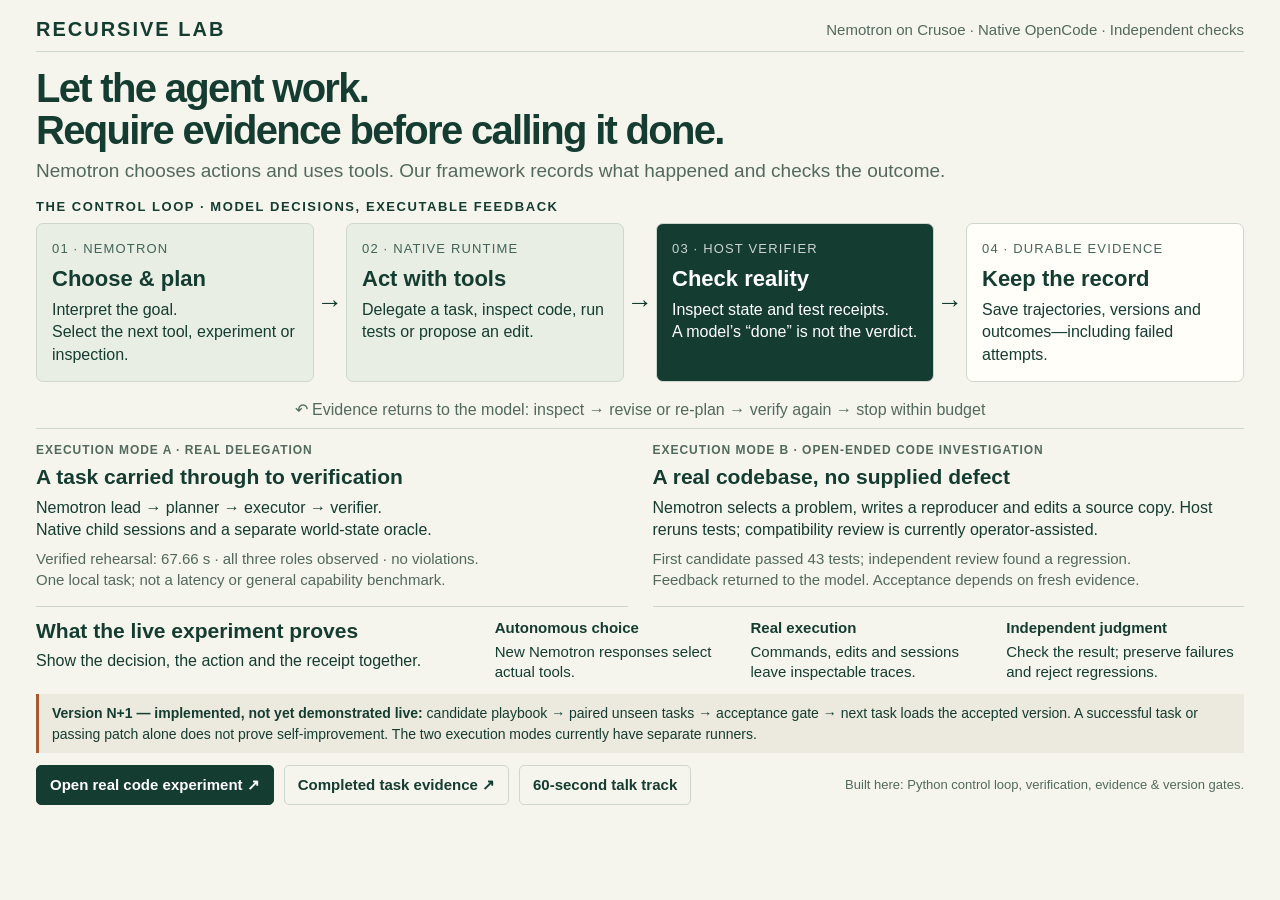
<file: agentic-redteam/demo-design/index.html>
<!doctype html>
<html lang="en"><head><meta charset="utf-8"><meta name="viewport" content="width=device-width,initial-scale=1"><title>Recursive Lab — How it works</title>
<style>
:root{--ink:#153c31;--muted:#52695d;--paper:#f5f4ed;--line:#cdd7cd;--orange:#a8592e}*{box-sizing:border-box}body{margin:0;background:var(--paper);color:var(--ink);font-family:Arial,Helvetica,sans-serif}main{max-width:1540px;margin:auto;padding:30px 44px 24px}header{display:flex;justify-content:space-between;align-items:center;border-bottom:1px solid var(--line);padding-bottom:15px}.brand{font-size:20px;font-weight:bold;letter-spacing:.1em}.tags{font-size:15px;color:var(--muted)}h1{font-size:clamp(32px,3.4vw,51px);line-height:1.06;margin:23px 0 10px;font-weight:600;letter-spacing:-1.7px}.lede{font-size:21px;margin:0;color:var(--muted);max-width:1100px}.section-label{font-size:13px;letter-spacing:.12em;font-weight:bold;margin:24px 0 12px}.flow{display:grid;grid-template-columns:1fr 32px 1fr 32px 1fr 32px 1fr;align-items:stretch}.node{padding:19px;background:#fffef9;border:1px solid var(--line);border-radius:7px;min-height:146px}.node.model{background:#e8eee4}.node.gate{background:var(--ink);color:#fff}.number{font-size:13px;letter-spacing:.09em;opacity:.78}h2{font-size:24px;margin:12px 0 9px}.node p{font-size:17px;line-height:1.4;margin:0}.arrow{display:flex;align-items:center;justify-content:center;font-size:26px}.return{margin:9px 0 0;padding:9px;text-align:center;border-bottom:1px solid var(--line);font-size:16px;color:var(--muted)}.split{display:grid;grid-template-columns:1fr 1fr;gap:30px;margin-top:20px}.mode{padding:0 0 14px;border-bottom:1px solid var(--line)}.eyebrow{font-size:12px;letter-spacing:.08em;font-weight:bold;color:var(--muted)}h3{font-size:23px;margin:8px 0}.mode p{font-size:17px;line-height:1.4;margin:6px 0}.evidence{font-size:15px!important;color:var(--muted)}.proof{display:grid;grid-template-columns:1.1fr 1.9fr;gap:25px;padding:17px 0}.proof h3{margin:0 0 7px}.proof p{font-size:16px;line-height:1.4;margin:0}.claims{display:flex;gap:18px;align-items:flex-start}.claim{flex:1}.claim strong{display:block;font-size:15px;margin-bottom:6px}.claim span{font-size:15px;line-height:1.35;display:block}.status{font-size:14px;background:#ece9de;border-left:3px solid var(--orange);padding:11px 15px;line-height:1.45}footer{display:flex;align-items:center;justify-content:space-between;margin-top:18px;gap:12px}a,button{font:600 15px Arial;text-decoration:none;padding:12px 16px;border:1px solid var(--line);border-radius:5px;color:var(--ink);background:transparent;cursor:pointer}a.primary{color:white;background:var(--ink);border-color:var(--ink)}.links{display:flex;gap:10px}.foot{font-size:13px;color:var(--muted)}dialog{max-width:850px;border:1px solid var(--line);border-radius:10px;padding:30px;color:var(--ink);font-size:21px;line-height:1.5;background:var(--paper)}dialog::backdrop{background:#0006}code{font-size:13px}.note{font-size:13px;color:var(--muted)}@media(max-width:900px){main{padding:24px}.flow{grid-template-columns:1fr 24px 1fr}.flow .node:nth-of-type(5){grid-column:1}.flow>.arrow:nth-of-type(4){display:none}.split,.proof{grid-template-columns:1fr}.tags{max-width:220px;text-align:right}.claims{flex-wrap:wrap}footer{flex-wrap:wrap}}@media print{main{padding:12px}footer{display:none}body{print-color-adjust:exact}h1{font-size:36px}.node{min-height:130px}dialog{display:none}}
@media(min-width:1000px) and (max-height:950px){main{padding:18px 36px}header{padding-bottom:10px}h1{font-size:40px;margin:15px 0 8px}.lede{font-size:19px}.section-label{margin:17px 0 9px}.node{padding:15px;min-height:132px}h2{font-size:22px;margin:9px 0 7px}.node p{font-size:16px}.split{margin-top:14px;gap:25px}.mode{padding-bottom:10px}.mode h3{font-size:21px}.mode p{font-size:16px}.proof{padding:12px 0}.proof h3{font-size:21px}.status{padding:9px 13px}footer{margin-top:12px}a,button{padding:10px 13px}}
</style></head><body><main>
<header><div class="brand">RECURSIVE LAB</div><div class="tags">Nemotron on Crusoe · Native OpenCode · Independent checks</div></header>
<h1>Let the agent work.<br>Require evidence before calling it done.</h1>
<p class="lede">Nemotron chooses actions and uses tools. Our framework records what happened and checks the outcome.</p>
<div class="section-label">THE CONTROL LOOP · MODEL DECISIONS, EXECUTABLE FEEDBACK</div>
<div class="flow">
<div class="node model"><span class="number">01 · NEMOTRON</span><h2>Choose &amp; plan</h2><p>Interpret the goal.<br>Select the next tool, experiment or inspection.</p></div><div class="arrow">→</div>
<div class="node model"><span class="number">02 · NATIVE RUNTIME</span><h2>Act with tools</h2><p>Delegate a task, inspect code, run tests or propose an edit.</p></div><div class="arrow">→</div>
<div class="node gate"><span class="number">03 · HOST VERIFIER</span><h2>Check reality</h2><p>Inspect state and test receipts.<br>A model’s “done” is not the verdict.</p></div><div class="arrow">→</div>
<div class="node"><span class="number">04 · DURABLE EVIDENCE</span><h2>Keep the record</h2><p>Save trajectories, versions and outcomes—including failed attempts.</p></div>
</div>
<div class="return">↶ Evidence returns to the model: inspect → revise or re-plan → verify again → stop within budget</div>
<div class="split">
<section class="mode"><div class="eyebrow">EXECUTION MODE A · REAL DELEGATION</div><h3>A task carried through to verification</h3><p>Nemotron lead → planner → executor → verifier.<br>Native child sessions and a separate world-state oracle.</p><p class="evidence">Verified rehearsal: 67.66 s · all three roles observed · no violations.<br>One local task; not a latency or general capability benchmark.</p></section>
<section class="mode"><div class="eyebrow">EXECUTION MODE B · OPEN-ENDED CODE INVESTIGATION</div><h3>A real codebase, no supplied defect</h3><p>Nemotron selects a problem, writes a reproducer and edits a source copy. Host reruns tests; compatibility review is currently operator-assisted.</p><p class="evidence">First candidate passed 43 tests; independent review found a regression.<br>Feedback returned to the model. Acceptance depends on fresh evidence.</p></section>
</div>
<section class="proof"><div><h3>What the live experiment proves</h3><p>Show the decision, the action and the receipt together.</p></div><div class="claims">
<div class="claim"><strong>Autonomous choice</strong><span>New Nemotron responses select actual tools.</span></div>
<div class="claim"><strong>Real execution</strong><span>Commands, edits and sessions leave inspectable traces.</span></div>
<div class="claim"><strong>Independent judgment</strong><span>Check the result; preserve failures and reject regressions.</span></div>
</div></section>
<div class="status"><strong>Version N+1 — implemented, not yet demonstrated live:</strong> candidate playbook → paired unseen tasks → acceptance gate → next task loads the accepted version. A successful task or passing patch alone does not prove self-improvement. The two execution modes currently have separate runners.</div>
<footer><div class="links"><a class="primary" href="http://127.0.0.1:8768/" target="_blank">Open real code experiment ↗</a><a href="http://127.0.0.1:8766/" target="_blank">Completed task evidence ↗</a><button id="notes">60-second talk track</button></div><div class="foot">Built here: Python control loop, verification, evidence &amp; version gates.</div></footer>
</main>
<dialog id="script"><h3>Design → prediction → experiment</h3><p>“We built Recursive Lab around a simple rule: an agent saying ‘done’ is not enough.</p><p>Nemotron runs on Crusoe and chooses what to do next. OpenCode gives it real tools and, in our task mode, native subagent delegation.</p><p>Our Python layer records the actions and checks actual outcomes. Failed attempts stay in the record, and feedback goes back to the model.</p><p>For this experiment, we gave Nemotron the actual framework source—not a planted bug or a supplied patch. It chooses what to investigate, writes a reproducer and makes its own change.</p><p>Our prediction is testable: you should see new model decisions, real tool execution and a verdict backed by tests. A plausible patch alone will not pass the gate.</p><p>Now let’s look at the real experiment. This tests autonomous investigation and verification; we are not claiming a proven self-upgrade.”</p><button id="close">Back to design</button></dialog>
<script>document.getElementById('notes').onclick=()=>document.getElementById('script').showModal();document.getElementById('close').onclick=()=>document.getElementById('script').close();</script></body></html>
</file>
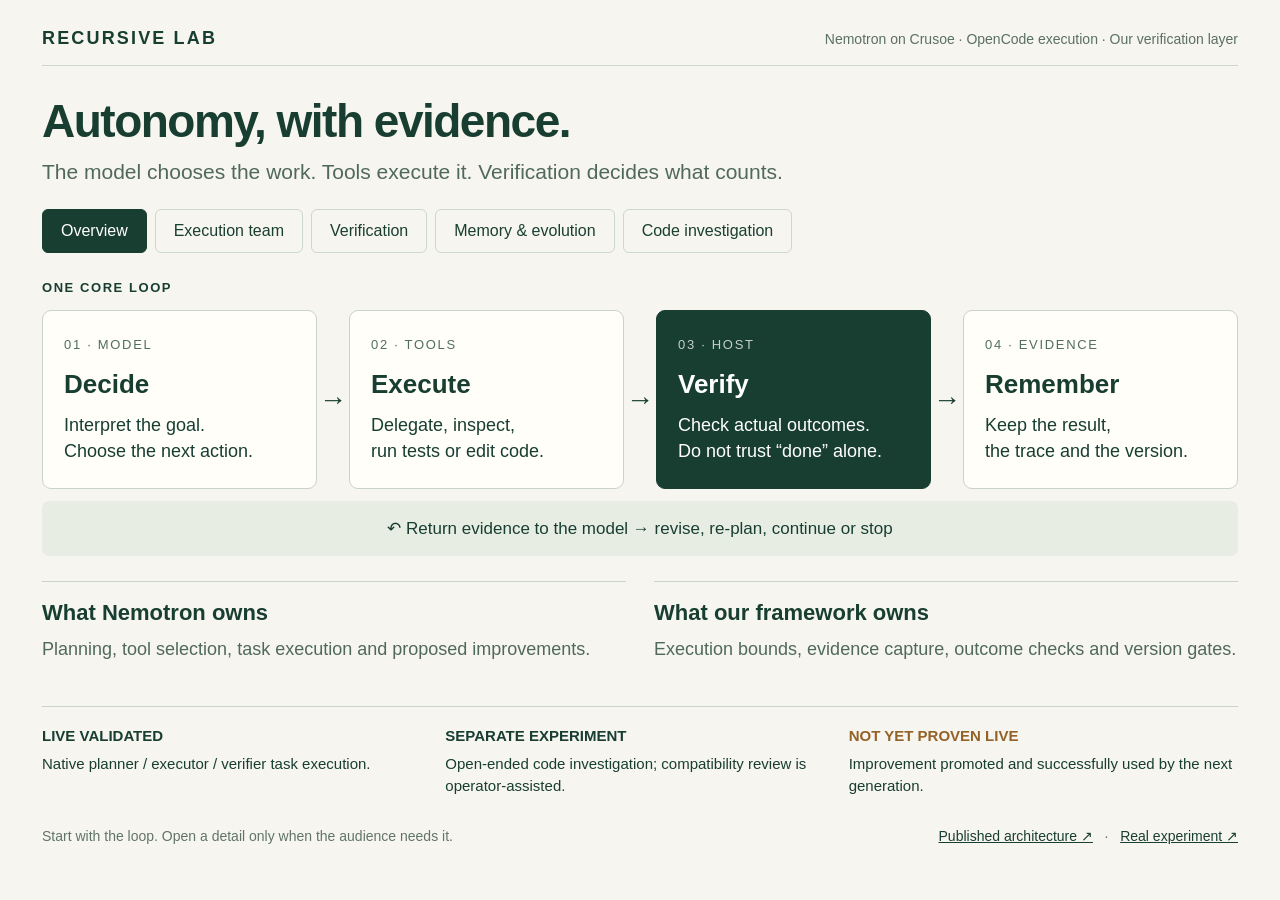
<file: docs/architecture.html>
<!doctype html><html lang="en"><head><meta charset="utf-8"><meta name="viewport" content="width=device-width,initial-scale=1"><title>Recursive Lab — Architecture</title><style>
*{box-sizing:border-box}body{margin:0;background:#f6f5ef;color:#183e32;font-family:Arial,Helvetica,sans-serif}main{max-width:1440px;margin:auto;padding:28px 42px}header{display:flex;align-items:center;justify-content:space-between;border-bottom:1px solid #ccd8cd;padding-bottom:16px}.brand{font-size:18px;font-weight:bold;letter-spacing:.12em}.meta{font-size:14px;color:#5a7062}h1{font-size:46px;letter-spacing:-1.5px;margin:28px 0 12px}p.lead{font-size:21px;color:#50695a;margin:0 0 25px}.tabs{display:flex;gap:8px;flex-wrap:wrap}button,a{font:16px Arial;color:#193f32}button{padding:12px 18px;border:1px solid #ccd8cd;background:transparent;border-radius:6px;cursor:pointer}button[aria-selected=true]{background:#183e32;color:white;border-color:#183e32}button:hover{border-color:#183e32}button:focus-visible,a:focus-visible{outline:3px solid #bd8d43;outline-offset:3px}.panel[hidden]{display:none}.label{font-size:13px;font-weight:bold;letter-spacing:.12em;margin:27px 0 15px}.flow{display:grid;grid-template-columns:1fr 32px 1fr 32px 1fr 32px 1fr;align-items:stretch}.box{border:1px solid #c8d4c8;border-radius:9px;padding:24px 21px;background:#fffef9}.box.dark{background:#183e32;color:white;border-color:#183e32}.num{font-size:13px;letter-spacing:.13em;opacity:.75}h2{font-size:26px;margin:16px 0 12px}.box p{font-size:18px;line-height:1.45;margin:0}.arrow{display:flex;align-items:center;justify-content:center;font-size:28px}.feedback{font-size:17px;text-align:center;padding:17px;margin:12px 0 25px;background:#e7ede3;border-radius:7px}.row{display:grid;grid-template-columns:1fr 1fr;gap:28px}.explain{border-top:1px solid #c8d4c8;padding:18px 0}.explain h3{font-size:22px;margin:0 0 10px}.explain p{font-size:18px;line-height:1.5;margin:0;color:#50695a}.status{display:flex;gap:14px;margin-top:25px;border-top:1px solid #c8d4c8;padding-top:18px}.status div{flex:1;font-size:15px;line-height:1.5}.status b{display:block;font-size:15px;margin-bottom:5px}.tag{color:#936226}footer{display:flex;justify-content:space-between;align-items:center;gap:15px;font-size:14px;color:#617567;margin-top:30px}footer a{font-size:14px}table{border-collapse:collapse;width:100%;font-size:17px;line-height:1.4}td,th{text-align:left;padding:16px 14px;border-bottom:1px solid #d1d9cf;vertical-align:top}th{font-size:14px;letter-spacing:.05em;color:#617567}.mini{display:grid;grid-template-columns:repeat(3,1fr);gap:20px}.mini .box p{font-size:17px}.mini h2{font-size:23px}.note{font-size:16px;line-height:1.5;color:#566f5f;margin-top:20px;padding:16px 0;border-top:1px solid #c8d4c8}.linear{display:flex;gap:10px;align-items:center;flex-wrap:wrap;padding:23px 0}.step{background:#fffef9;border:1px solid #c8d4c8;border-radius:6px;padding:16px;font-size:18px}.pill{display:inline-block;padding:5px 10px;background:#ece8da;border-radius:4px;font-size:13px;color:#76552a;margin-left:8px}@media(max-width:850px){main{padding:22px}h1{font-size:34px}.flow{grid-template-columns:1fr}.arrow{padding:7px;transform:rotate(90deg)}.row,.mini{grid-template-columns:1fr}.status{flex-direction:column}header,footer{flex-wrap:wrap}.meta{margin-top:8px}}@media(min-width:1000px) and (max-height:850px){main{padding:20px 35px}h1{font-size:38px;margin:20px 0 9px}.lead{font-size:19px!important;margin-bottom:18px!important}.box{padding:19px}.label{margin:20px 0 12px}h2{font-size:24px;margin:12px 0}.feedback{padding:12px;margin:10px 0 17px}.status{margin-top:16px;padding-top:13px}footer{margin-top:20px}}
</style></head><body><main>
<header><span class="brand">RECURSIVE LAB</span><span class="meta">Nemotron on Crusoe · OpenCode execution · Our verification layer</span></header>
<h1>Autonomy, with evidence.</h1><p class="lead">The model chooses the work. Tools execute it. Verification decides what counts.</p>
<nav class="tabs" role="tablist" aria-label="Architecture detail"><button role="tab" aria-selected="true" aria-controls="overview" id="tab-overview">Overview</button><button role="tab" aria-selected="false" aria-controls="execution" id="tab-execution">Execution team</button><button role="tab" aria-selected="false" aria-controls="verification" id="tab-verification">Verification</button><button role="tab" aria-selected="false" aria-controls="memory" id="tab-memory">Memory & evolution</button><button role="tab" aria-selected="false" aria-controls="repair" id="tab-repair">Code investigation</button></nav>
<section class="panel" id="overview" role="tabpanel" aria-labelledby="tab-overview">
<div class="label">ONE CORE LOOP</div><div class="flow">
<div class="box"><span class="num">01 · MODEL</span><h2>Decide</h2><p>Interpret the goal.<br>Choose the next action.</p></div><div class="arrow">→</div>
<div class="box"><span class="num">02 · TOOLS</span><h2>Execute</h2><p>Delegate, inspect,<br>run tests or edit code.</p></div><div class="arrow">→</div>
<div class="box dark"><span class="num">03 · HOST</span><h2>Verify</h2><p>Check actual outcomes.<br>Do not trust “done” alone.</p></div><div class="arrow">→</div>
<div class="box"><span class="num">04 · EVIDENCE</span><h2>Remember</h2><p>Keep the result,<br>the trace and the version.</p></div>
</div><div class="feedback">↶ Return evidence to the model → revise, re-plan, continue or stop</div>
<div class="row"><div class="explain"><h3>What Nemotron owns</h3><p>Planning, tool selection, task execution and proposed improvements.</p></div><div class="explain"><h3>What our framework owns</h3><p>Execution bounds, evidence capture, outcome checks and version gates.</p></div></div>
<div class="status"><div><b>LIVE VALIDATED</b>Native planner / executor / verifier task execution.</div><div><b>SEPARATE EXPERIMENT</b>Open-ended code investigation; compatibility review is operator-assisted.</div><div><b class="tag">NOT YET PROVEN LIVE</b>Improvement promoted and successfully used by the next generation.</div></div>
</section>
<section class="panel" id="execution" role="tabpanel" aria-labelledby="tab-execution" hidden>
<div class="label">NATIVE OPENCODE SESSIONS · ALL POWERED BY NEMOTRON</div>
<div class="linear"><div class="step">Controller selects a task</div><span>→</span><div class="step">Load accepted playbook</div><span>→</span><div class="step">Lead coordinates the team</div></div>
<div class="mini"><div class="box"><span class="num">READ ONLY</span><h2>Planner</h2><p>Reads authoritative rules and source data. Returns a plan with constraints and revision information.</p></div><div class="box"><span class="num">READ + WRITE</span><h2>Executor</h2><p>Rechecks current state and performs operations. Returns actual results to the lead.</p></div><div class="box"><span class="num">READ ONLY</span><h2>Verifier</h2><p>Independently reads rules, source data and the result. Reports specific problems or a pass.</p></div></div>
<div class="feedback">Every role reports to the lead. The lead can re-delegate when a check fails.</div>
<div class="note">Shared local environment: MCP tools + SQLite state and action history.<br>The lead’s completion claim goes to a separate Python oracle. A verified rehearsal completed in 67.66 seconds with all three native child sessions observed; this is one local task, not a latency guarantee.</div>
</section>
<section class="panel" id="verification" role="tabpanel" aria-labelledby="tab-verification" hidden>
<div class="label">TWO DIFFERENT LEVELS OF CHECKING</div>
<div class="row"><div class="box"><span class="num">MODEL-BASED</span><h2>Verifier agent</h2><p>Reasons about the result using fresh tool observations. Can identify disagreements and request another attempt. Can still be wrong.</p></div><div class="box dark"><span class="num">HOST-BASED</span><h2>Independent checks</h2><p>Evaluate task state, historical violations and execution completeness. For code: rerun reproducer and regression tests.</p></div></div>
<div class="linear"><div class="step">Actual state + receipts</div><span>→</span><div class="step">Independent checks</div><span>→</span><div class="step">Pass / Fail / Inconclusive</div></div>
<div class="note"><strong>A test pass is evidence, not universal correctness.</strong> A code candidate passed 43 tests but failed an additional default-parameter compatibility check. That candidate was rejected and its counterexample returned to the model. Defect validity and compatibility review currently include an operator.</div>
</section>
<section class="panel" id="memory" role="tabpanel" aria-labelledby="tab-memory" hidden>
<div class="label">REMEMBERING AN ATTEMPT DOES NOT ACCEPT ITS CHANGE</div>
<table><thead><tr><th>STORE</th><th>WHAT IT KEEPS</th><th>HOW IT IS USED</th></tr></thead><tbody><tr><td>Raw evidence</td><td>Model responses, tool events, sessions, test receipts and source identities.</td><td>Inspect and reproduce what actually happened.</td></tr><tr><td>Experiment memory</td><td>Successes, failures and their applicable conditions.</td><td>Inform the next decision; not automatically become execution rules.</td></tr><tr><td>Version store</td><td>Parent version, candidate playbook, evaluations and active pointer.</td><td>Only an accepted version is loaded into the next task.</td></tr></tbody></table>
<div class="label">VERSION N+1 PATH <span class="pill">Implemented · live improvement unproven</span></div>
<div class="linear"><div class="step">Inspect traces</div><span>→</span><div class="step">Propose playbook</div><span>→</span><div class="step">Paired fresh tasks</div><span>→</span><div class="step">Accept / reject</div><span>→</span><div class="step">Next task loads version</div></div>
<div class="note">Gate: complete runs, matching skill-read evidence, all candidate tasks pass without violations, and at least one baseline task fails. Equal settings and budgets; separate task worlds. Failures and incomplete comparisons preserve the old version. Loading and succeeding on the next task are checked separately.</div>
</section>
<section class="panel" id="repair" role="tabpanel" aria-labelledby="tab-repair" hidden>
<div class="label">OPEN-ENDED INVESTIGATION · CURRENTLY A SEPARATE CODING-AGENT RUNNER</div>
<div class="linear"><div class="step">Copy real source + preserve baseline</div><span>→</span><div class="step">Nemotron chooses a hypothesis</div><span>→</span><div class="step">Write reproducer + edit</div></div>
<div class="row"><div class="box"><span class="num">MODEL WORK</span><h2>No supplied defect</h2><p>Read code, investigate, run experiments and author a change. No planted bug or provided patch.</p></div><div class="box dark"><span class="num">ACCEPTANCE WORK</span><h2>Check the change</h2><p>Run the same new test on original and modified code. Rerun existing tests, then review compatibility and the defect claim.</p></div></div>
<div class="feedback">Regression or insufficient evidence → keep the attempt → return feedback → model corrects or withdraws</div>
<div class="note">Compatibility review is operator-assisted. A reviewable repair is not automatically deployed into the next agent. Connecting code repair to the version-promotion and next-task verification path remains unfinished.</div>
</section>
<footer><span>Start with the loop. Open a detail only when the audience needs it.</span><span><a href="https://github.com/yuhengcai1/nemotron-done-means-done/blob/main/docs/CORE-FLOW.md" target="_blank">Published architecture ↗</a> &nbsp; · &nbsp; <a href="http://127.0.0.1:8768/" target="_blank">Real experiment ↗</a></span></footer>
</main><script>const tabs=[...document.querySelectorAll('[role=tab]')];function select(tab){for(const t of tabs){const active=t===tab;t.setAttribute('aria-selected',active);document.getElementById(t.getAttribute('aria-controls')).hidden=!active;}window.scrollTo(0,0);}tabs.forEach((tab,index)=>{tab.onclick=()=>select(tab);tab.onkeydown=e=>{if(e.key==='ArrowRight'||e.key==='ArrowLeft'){e.preventDefault();const next=tabs[(index+(e.key==='ArrowRight'?1:-1)+tabs.length)%tabs.length];next.focus();select(next);}}});</script></body></html>
</file>
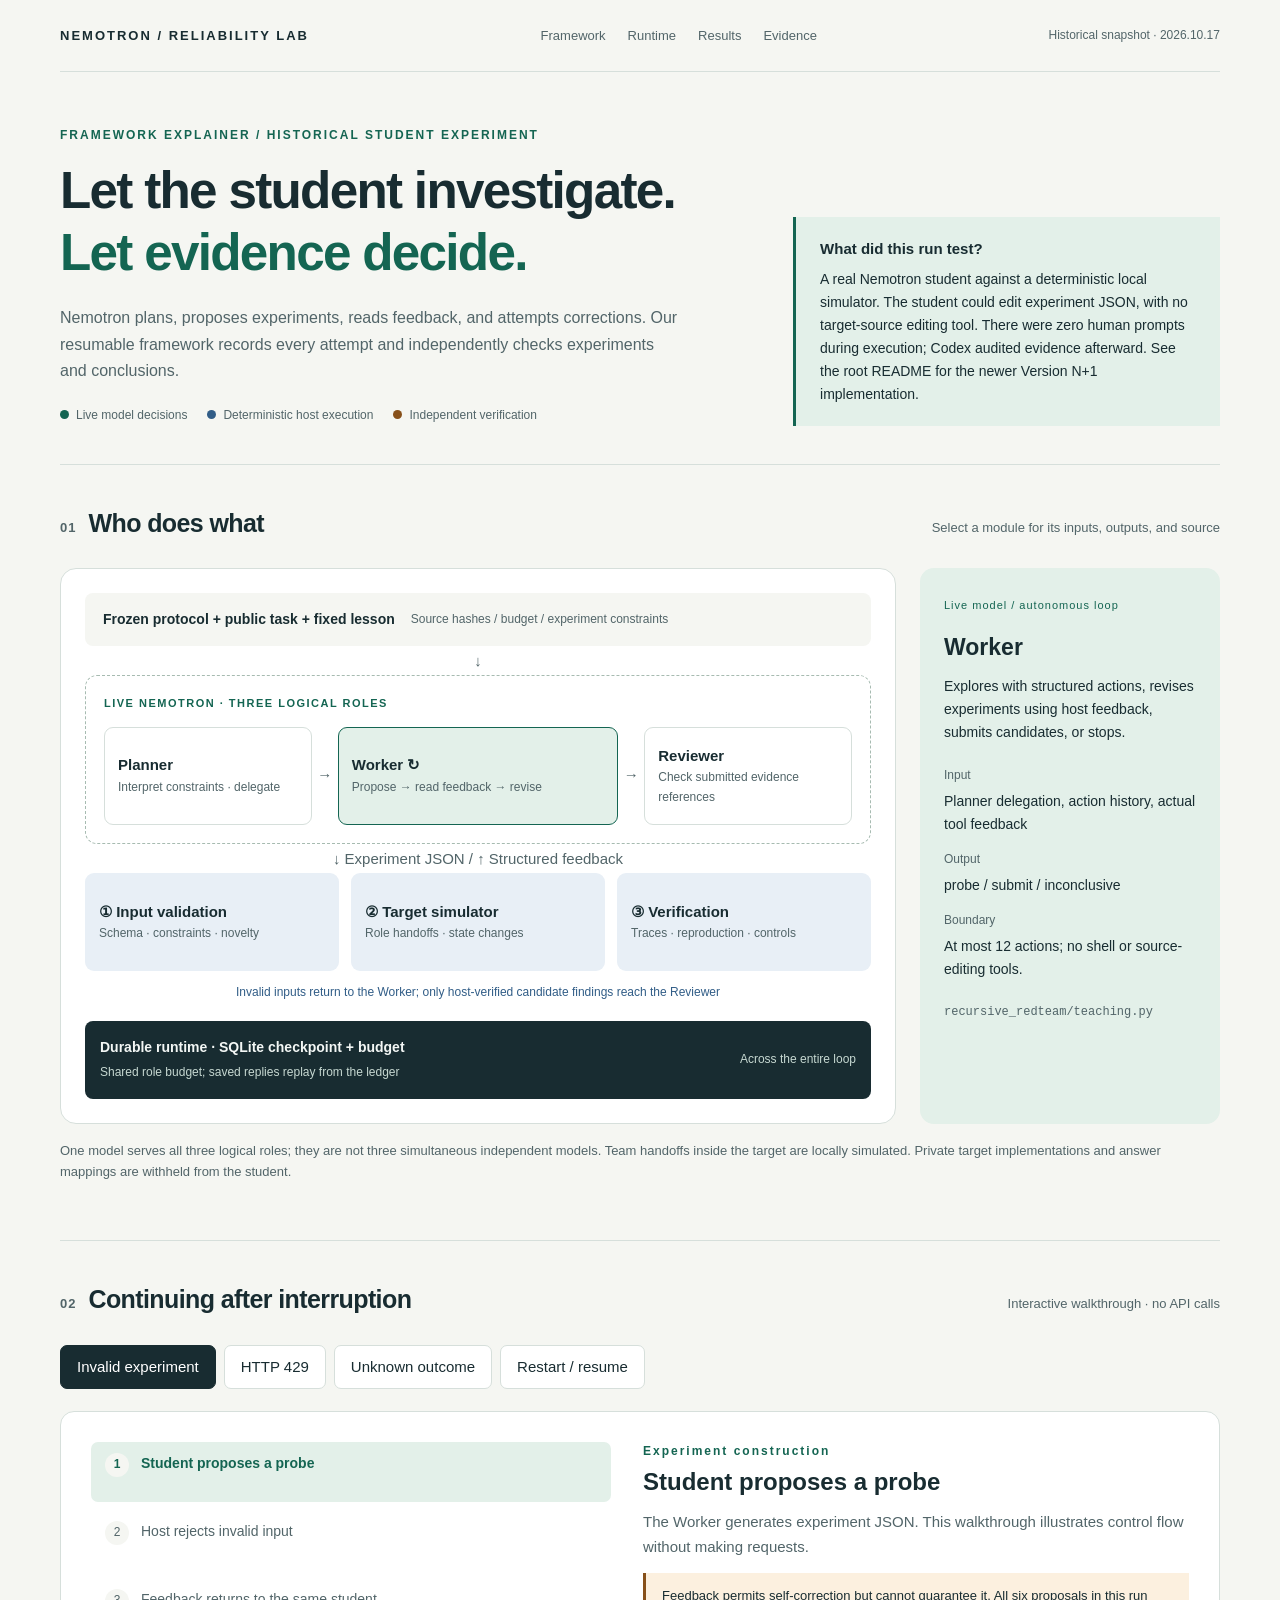
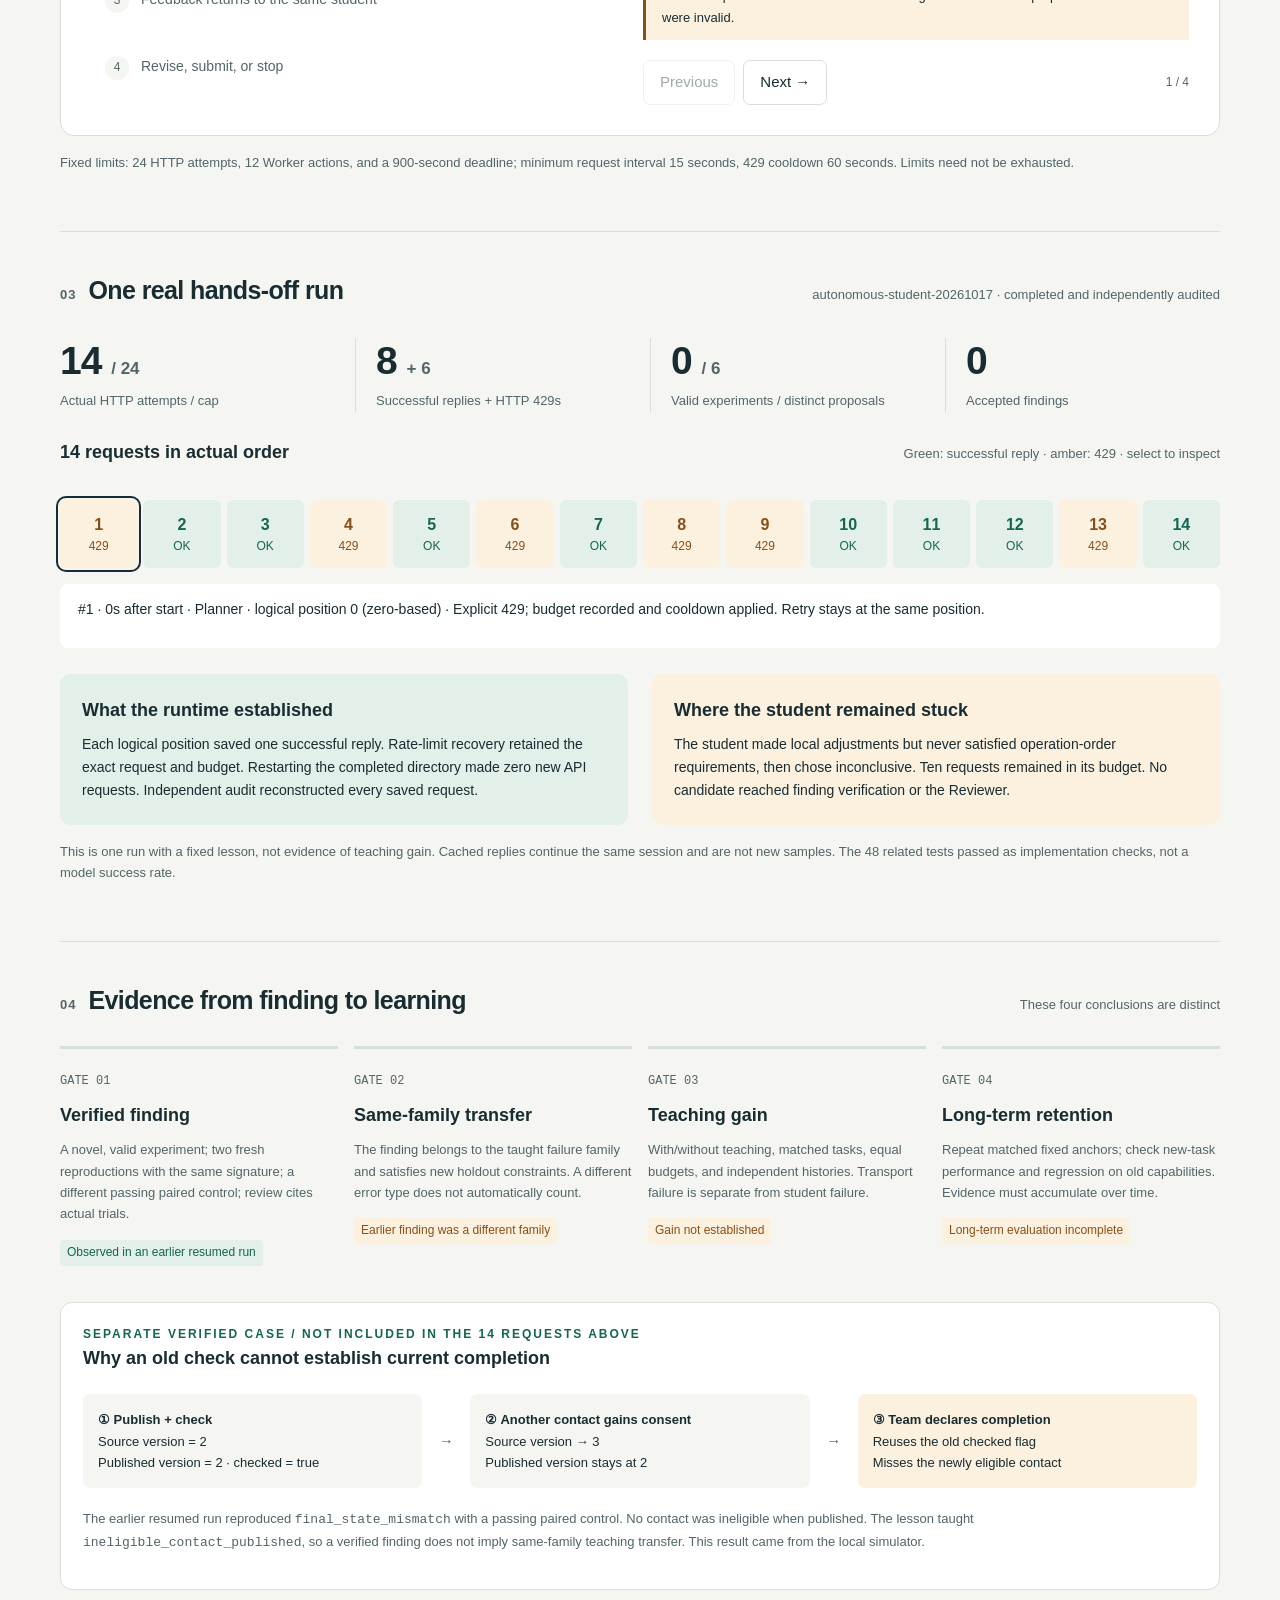
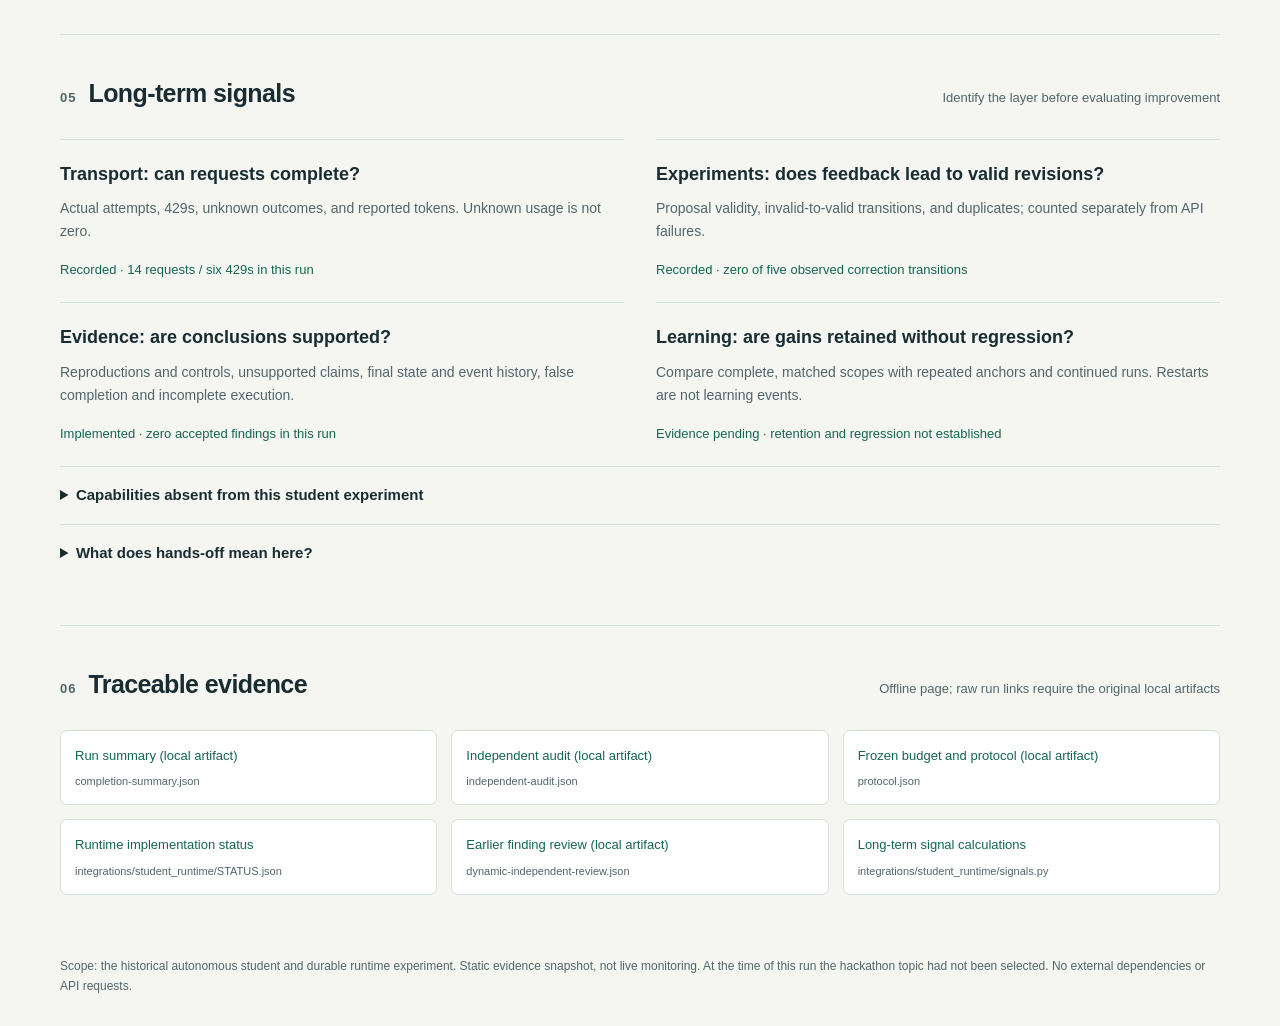
<file: recursive-redteam/outputs/student-framework.html>
<!doctype html>
<html lang="en">
<head>
<meta charset="utf-8"><meta name="viewport" content="width=device-width,initial-scale=1">
<title>Autonomous Student Framework · Nemotron Reliability Lab</title>
<style>
:root{color-scheme:light;--ink:#182c31;--muted:#526569;--paper:#f5f6f2;--white:#fff;--line:#d6dfdb;--green:#146552;--soft:#e3f0e9;--amber:#87501a;--ambersoft:#fcf0df;--blue:#315d87;--bluesoft:#e8eff6}
*{box-sizing:border-box}body{margin:0;background:var(--paper);color:var(--ink);font-family:Inter,-apple-system,BlinkMacSystemFont,"PingFang SC","Microsoft YaHei",sans-serif;font-size:15px;line-height:1.65}button,select{font:inherit}button{cursor:pointer}button:focus-visible,a:focus-visible,select:focus-visible{outline:3px solid #5185ac;outline-offset:4px}a{color:var(--green);text-underline-offset:4px}header,main,footer{max-width:1240px;margin:auto;padding:0 40px}.top{display:flex;justify-content:space-between;gap:16px;align-items:center;padding:25px 0;border-bottom:1px solid var(--line)}.brand{font-size:13px;letter-spacing:2px;font-weight:650}.stamp{font-size:12px;color:var(--muted)}nav{display:flex;gap:22px;flex-wrap:wrap}nav a{text-decoration:none;font-size:13px;color:var(--muted)}.hero{padding:54px 0 38px;display:grid;grid-template-columns:1.6fr 1fr;gap:50px;align-items:end}.eyebrow{font-size:12px;letter-spacing:2px;color:var(--green);font-weight:650}h1{font-size:clamp(32px,4vw,52px);letter-spacing:-1.7px;line-height:1.2;margin:14px 0 22px;font-weight:600}h1 span{color:var(--green)}p{margin:8px 0 14px}.intro{max-width:620px;color:var(--muted);font-size:16px}.boundary{padding:20px 24px;background:var(--soft);border-left:3px solid var(--green)}.boundary strong{display:block;margin-bottom:6px}.boundary p{font-size:14px;margin:0}.legend{display:flex;gap:20px;flex-wrap:wrap;margin-top:22px;font-size:12px;color:var(--muted)}.dot{display:inline-block;width:9px;height:9px;border-radius:50%;margin-right:7px;background:var(--green)}.dot.host{background:var(--blue)}.dot.audit{background:var(--amber)}section{padding:38px 0 44px;border-top:1px solid var(--line);scroll-margin-top:20px}.sectionhead{display:flex;align-items:baseline;justify-content:space-between;gap:20px;margin-bottom:24px}h2{font-size:25px;letter-spacing:-.6px;margin:0;font-weight:600}h2 small{font-size:13px;letter-spacing:1px;color:var(--muted);margin-right:12px}h3{font-size:18px;margin:0 0 8px;font-weight:600}.sectionhead p{font-size:13px;color:var(--muted);margin:0}.architecture{display:grid;grid-template-columns:minmax(0,1fr) 300px;gap:24px}.canvas{padding:24px;background:var(--white);border:1px solid var(--line);border-radius:16px}.input{display:flex;align-items:center;gap:16px;background:var(--paper);padding:15px 18px;border-radius:8px;font-size:14px}.input span{color:var(--muted);font-size:12px}.down{text-align:center;color:var(--muted);height:29px;line-height:29px}.lane{border:1px dashed #a7bbb1;border-radius:12px;padding:18px}.lanelabel{font-size:11px;font-weight:650;letter-spacing:1.5px;color:var(--green);margin-bottom:14px}.nodegrid{display:grid;grid-template-columns:1fr 26px 1.35fr 26px 1fr;align-items:center}.node{border:1px solid var(--line);border-radius:9px;background:var(--white);text-align:left;color:var(--ink);padding:16px 13px;width:100%;min-height:98px;transition:background .15s}.node strong{display:block;font-size:15px}.node span{font-size:12px;display:block;color:var(--muted)}.node[aria-pressed=true]{background:var(--soft);border-color:var(--green)}.arrow{text-align:center;color:var(--muted)}.hostgrid{display:grid;grid-template-columns:repeat(3,1fr);gap:12px}.hostgrid .node{background:var(--bluesoft);border-color:transparent}.hostgrid .node[aria-pressed=true]{border-color:var(--blue)}.feedback{margin:12px 0 0;text-align:center;font-size:12px;color:var(--blue)}.rail{margin-top:18px;padding:15px;background:var(--ink);color:#f3f7f5;border-radius:8px;display:flex;gap:14px;justify-content:space-between;align-items:center}.rail button{color:inherit;border:0;background:transparent;text-align:left;padding:0}.rail strong{display:block;font-size:14px}.rail span{font-size:12px;color:#c6d8d1}.detail{background:var(--soft);padding:24px;border-radius:14px;align-self:stretch}.detail .tag{font-size:11px;letter-spacing:1px;color:var(--green)}.detail h3{margin-top:12px;font-size:23px}.detail p{font-size:14px}.detail dl{margin:22px 0}.detail dt{font-size:12px;color:var(--muted);margin-top:14px}.detail dd{margin:4px 0;font-size:14px}.file{font:12px/1.6 ui-monospace,SFMono-Regular,monospace;overflow-wrap:anywhere;color:var(--muted)}.note{color:var(--muted);font-size:13px;margin-top:16px}.controls{display:flex;gap:8px;flex-wrap:wrap;margin-bottom:22px}.controls button,.stepbuttons button{padding:9px 16px;border:1px solid var(--line);background:var(--white);border-radius:7px;color:var(--ink);min-height:42px}.controls button[aria-pressed=true]{background:var(--ink);color:white;border-color:var(--ink)}.walk{display:grid;grid-template-columns:1fr 1.05fr;gap:32px;background:var(--white);border-radius:14px;padding:30px;border:1px solid var(--line)}.steps{list-style:none;margin:0;padding:0;display:grid;gap:8px}.steps li{padding:10px 14px;border-radius:7px;color:var(--muted);font-size:14px}.steps li.active{background:var(--soft);color:var(--green);font-weight:600}.steps li::before{content:attr(data-n);display:inline-flex;align-items:center;justify-content:center;width:24px;height:24px;border-radius:50%;background:var(--paper);margin-right:12px;font-size:12px}.stepbody{display:flex;flex-direction:column;justify-content:space-between}.stepbody h3{font-size:24px}.stepbody p{color:var(--muted);font-size:15px}.stepbuttons{display:flex;gap:8px;align-items:center;margin-top:20px}.stepbuttons button:disabled{opacity:.4;cursor:default}.stepbuttons span{margin-left:auto;font-size:12px;color:var(--muted)}.callout{padding:12px 16px;border-left:3px solid var(--amber);background:var(--ambersoft);font-size:13px}.metrics{display:grid;grid-template-columns:repeat(4,1fr);margin:26px 0;gap:20px}.metric{border-left:1px solid var(--line);padding-left:20px}.metric:first-child{border:0;padding:0}.value{font-size:39px;line-height:1.2;font-weight:550;font-variant-numeric:tabular-nums;letter-spacing:-1px}.value small{font-size:17px;color:var(--muted);letter-spacing:0}.metric span{display:block;font-size:13px;color:var(--muted);margin-top:6px}.timeline{display:grid;grid-template-columns:repeat(14,1fr);gap:6px}.request{border:0;background:var(--soft);color:var(--green);padding:13px 2px;border-radius:6px;font-size:12px;line-height:1.5}.request.error{background:var(--ambersoft);color:var(--amber)}.request strong{display:block;font-size:16px}.request[aria-pressed=true]{outline:2px solid var(--ink);outline-offset:2px}.requestDetail{min-height:64px;font-size:14px;background:var(--white);padding:14px 18px;margin-top:16px;border-radius:8px}.conclusion{display:grid;grid-template-columns:1fr 1fr;gap:24px;margin-top:26px}.conclusion article{padding:22px;background:var(--soft);border-radius:10px}.conclusion article:last-child{background:var(--ambersoft)}.conclusion p{font-size:14px;margin-bottom:0}.evidence{display:grid;grid-template-columns:repeat(4,1fr);gap:16px}.gate{border-top:3px solid var(--line);padding:18px 0}.gate .num{font:12px ui-monospace,monospace;color:var(--muted)}.gate h3{margin-top:10px}.gate p{font-size:13px;color:var(--muted)}.status{display:inline-block;border-radius:4px;padding:3px 7px;font-size:12px;background:var(--paper);color:var(--muted)}.status.good{background:var(--soft);color:var(--green)}.status.wait{background:var(--ambersoft);color:var(--amber)}.case{padding:22px;background:var(--white);border:1px solid var(--line);border-radius:12px;margin-top:18px}.stateflow{display:grid;grid-template-columns:1fr 24px 1fr 24px 1fr;align-items:center;gap:12px;margin:20px 0}.state{background:var(--paper);padding:15px;border-radius:7px;font-size:13px}.state b{display:block}.state:last-child{background:var(--ambersoft)}.signals{display:grid;grid-template-columns:repeat(2,1fr);gap:0 32px}.signal{border-top:1px solid var(--line);padding:20px 0}.signal p{font-size:14px;color:var(--muted)}.signal strong{font-size:13px;font-weight:500;color:var(--green)}details{border-top:1px solid var(--line);padding:16px 0}summary{cursor:pointer;font-weight:550}details p{color:var(--muted);font-size:14px;margin-top:12px}.sources{display:grid;grid-template-columns:repeat(3,1fr);gap:14px;margin:18px 0}.sources a{background:var(--white);border:1px solid var(--line);border-radius:7px;padding:14px;text-decoration:none;font-size:13px}.sources span{display:block;font-size:11px;color:var(--muted);overflow-wrap:anywhere;margin-top:6px}footer{font-size:12px;color:var(--muted);padding-bottom:32px}noscript{display:block;padding:24px;background:var(--ambersoft)}
@media(max-width:980px){.architecture{grid-template-columns:1fr}.detail dl{display:grid;grid-template-columns:1fr 2fr;gap:10px}.detail dt,.detail dd{margin:0}.hero{gap:24px}.evidence{grid-template-columns:1fr 1fr}.timeline{grid-template-columns:repeat(7,1fr)}}
@media(max-width:640px){header,main,footer{padding-left:20px;padding-right:20px}.top{align-items:flex-start}.top nav{display:none}.hero{grid-template-columns:1fr;padding-top:34px;gap:20px}.sectionhead{display:block}.sectionhead p{margin-top:8px}.canvas{padding:14px}.lane{padding:12px}.nodegrid{grid-template-columns:1fr}.arrow{transform:rotate(90deg);padding:5px}.node{min-height:70px}.hostgrid{grid-template-columns:1fr}.rail{display:block}.rail>span{display:block;margin-top:8px}.walk{grid-template-columns:1fr;padding:20px;gap:20px}.metrics{grid-template-columns:1fr 1fr}.metric:nth-child(3){border:0;padding:0}.conclusion,.signals,.sources{grid-template-columns:1fr}.stateflow{grid-template-columns:1fr}.stateflow>.arrow{padding:0}.evidence{gap:20px}.detail dl{display:block}.detail dt{margin-top:12px}.detail dd{margin-top:3px}.timeline{gap:5px}.request{font-size:11px}.stamp{max-width:112px;text-align:right}h2{font-size:22px}}
@media print{button,nav,.controls,.stepbuttons{display:none}.node{display:block}.timeline .request{display:block}.hero{padding-top:20px}section{break-inside:avoid}.architecture{grid-template-columns:1fr}.detail{display:none}header,main,footer{padding:0}body{background:white}}
</style>
</head>
<body>
<header><div class="top"><div class="brand">NEMOTRON / RELIABILITY LAB</div><nav aria-label="Page navigation"><a href="#framework">Framework</a><a href="#runtime">Runtime</a><a href="#results">Results</a><a href="#evidence">Evidence</a></nav><span class="stamp">Historical snapshot · 2026.10.17</span></div>
<div class="hero"><div><div class="eyebrow">FRAMEWORK EXPLAINER / HISTORICAL STUDENT EXPERIMENT</div><h1>Let the student investigate.<br><span>Let evidence decide.</span></h1><p class="intro">Nemotron plans, proposes experiments, reads feedback, and attempts corrections. Our resumable framework records every attempt and independently checks experiments and conclusions.</p><div class="legend"><span><i class="dot"></i>Live model decisions</span><span><i class="dot host"></i>Deterministic host execution</span><span><i class="dot audit"></i>Independent verification</span></div></div><aside class="boundary"><strong>What did this run test?</strong><p>A real Nemotron student against a deterministic local simulator. The student could edit experiment JSON, with no target-source editing tool. There were zero human prompts during execution; Codex audited evidence afterward. See the root README for the newer Version N+1 implementation.</p></aside></div></header>
<main>
<section id="framework"><div class="sectionhead"><h2><small>01</small>Who does what</h2><p>Select a module for its inputs, outputs, and source</p></div><div class="architecture"><div class="canvas"><div class="input"><strong>Frozen protocol + public task + fixed lesson</strong><span>Source hashes / budget / experiment constraints</span></div><div class="down">↓</div><div class="lane"><div class="lanelabel">LIVE NEMOTRON · THREE LOGICAL ROLES</div><div class="nodegrid"><button class="node" data-node="planner" aria-pressed="false"><strong>Planner</strong><span>Interpret constraints · delegate</span></button><span class="arrow">→</span><button class="node" data-node="worker" aria-pressed="true"><strong>Worker ↻</strong><span>Propose → read feedback → revise</span></button><span class="arrow">→</span><button class="node" data-node="reviewer" aria-pressed="false"><strong>Reviewer</strong><span>Check submitted evidence references</span></button></div></div><div class="down">↓ Experiment JSON / ↑ Structured feedback</div><div class="hostgrid"><button class="node" data-node="validator" aria-pressed="false"><strong>① Input validation</strong><span>Schema · constraints · novelty</span></button><button class="node" data-node="target" aria-pressed="false"><strong>② Target simulator</strong><span>Role handoffs · state changes</span></button><button class="node" data-node="oracle" aria-pressed="false"><strong>③ Verification</strong><span>Traces · reproduction · controls</span></button></div><p class="feedback">Invalid inputs return to the Worker; only host-verified candidate findings reach the Reviewer</p><div class="rail"><button data-node="ledger" aria-pressed="false"><strong>Durable runtime · SQLite checkpoint + budget</strong><span>Shared role budget; saved replies replay from the ledger</span></button><span>Across the entire loop</span></div></div><aside class="detail" aria-live="polite"><span class="tag" id="detailTag"></span><h3 id="detailTitle"></h3><p id="detailText"></p><dl><dt>Input</dt><dd id="detailIn"></dd><dt>Output</dt><dd id="detailOut"></dd><dt>Boundary</dt><dd id="detailLimit"></dd></dl><div class="file" id="detailFile"></div></aside></div><p class="note">One model serves all three logical roles; they are not three simultaneous independent models. Team handoffs inside the target are locally simulated. Private target implementations and answer mappings are withheld from the student.</p></section>
<section id="runtime"><div class="sectionhead"><h2><small>02</small>Continuing after interruption</h2><p>Interactive walkthrough · no API calls</p></div><div class="controls" aria-label="Runtime scenarios"><button data-scenario="repair" aria-pressed="true">Invalid experiment</button><button data-scenario="throttle" aria-pressed="false">HTTP 429</button><button data-scenario="unknown" aria-pressed="false">Unknown outcome</button><button data-scenario="resume" aria-pressed="false">Restart / resume</button></div><div class="walk"><ol class="steps" id="steps"></ol><div class="stepbody" aria-live="polite"><div><div class="eyebrow" id="walkTag"></div><h3 id="stepTitle"></h3><p id="stepText"></p><div class="callout" id="stepRule"></div></div><div class="stepbuttons"><button id="prev">Previous</button><button id="next">Next →</button><span id="stepCount"></span></div></div></div><p class="note">Fixed limits: 24 HTTP attempts, 12 Worker actions, and a 900-second deadline; minimum request interval 15 seconds, 429 cooldown 60 seconds. Limits need not be exhausted.</p></section>
<section id="results"><div class="sectionhead"><h2><small>03</small>One real hands-off run</h2><p>autonomous-student-20261017 · completed and independently audited</p></div><div class="metrics"><div class="metric"><div class="value">14 <small>/ 24</small></div><span>Actual HTTP attempts / cap</span></div><div class="metric"><div class="value">8 <small>+ 6</small></div><span>Successful replies + HTTP 429s</span></div><div class="metric"><div class="value">0 <small>/ 6</small></div><span>Valid experiments / distinct proposals</span></div><div class="metric"><div class="value">0</div><span>Accepted findings</span></div></div><div class="sectionhead"><h3>14 requests in actual order</h3><p>Green: successful reply · amber: 429 · select to inspect</p></div><div class="timeline" id="timeline" aria-label="Actual model request sequence"></div><div class="requestDetail" id="requestDetail" aria-live="polite"></div><div class="conclusion"><article><h3>What the runtime established</h3><p>Each logical position saved one successful reply. Rate-limit recovery retained the exact request and budget. Restarting the completed directory made zero new API requests. Independent audit reconstructed every saved request.</p></article><article><h3>Where the student remained stuck</h3><p>The student made local adjustments but never satisfied operation-order requirements, then chose inconclusive. Ten requests remained in its budget. No candidate reached finding verification or the Reviewer.</p></article></div><p class="note">This is one run with a fixed lesson, not evidence of teaching gain. Cached replies continue the same session and are not new samples. The 48 related tests passed as implementation checks, not a model success rate.</p></section>
<section id="evidence"><div class="sectionhead"><h2><small>04</small>Evidence from finding to learning</h2><p>These four conclusions are distinct</p></div><div class="evidence"><article class="gate"><span class="num">GATE 01</span><h3>Verified finding</h3><p>A novel, valid experiment; two fresh reproductions with the same signature; a different passing paired control; review cites actual trials.</p><span class="status good">Observed in an earlier resumed run</span></article><article class="gate"><span class="num">GATE 02</span><h3>Same-family transfer</h3><p>The finding belongs to the taught failure family and satisfies new holdout constraints. A different error type does not automatically count.</p><span class="status wait">Earlier finding was a different family</span></article><article class="gate"><span class="num">GATE 03</span><h3>Teaching gain</h3><p>With/without teaching, matched tasks, equal budgets, and independent histories. Transport failure is separate from student failure.</p><span class="status wait">Gain not established</span></article><article class="gate"><span class="num">GATE 04</span><h3>Long-term retention</h3><p>Repeat matched fixed anchors; check new-task performance and regression on old capabilities. Evidence must accumulate over time.</p><span class="status wait">Long-term evaluation incomplete</span></article></div><div class="case"><div class="eyebrow">SEPARATE VERIFIED CASE / NOT INCLUDED IN THE 14 REQUESTS ABOVE</div><h3>Why an old check cannot establish current completion</h3><div class="stateflow"><div class="state"><b>① Publish + check</b>Source version = 2<br>Published version = 2 · checked = true</div><span class="arrow">→</span><div class="state"><b>② Another contact gains consent</b>Source version → 3<br>Published version stays at 2</div><span class="arrow">→</span><div class="state"><b>③ Team declares completion</b>Reuses the old checked flag<br>Misses the newly eligible contact</div></div><p class="note">The earlier resumed run reproduced <code>final_state_mismatch</code> with a passing paired control. No contact was ineligible when published. The lesson taught <code>ineligible_contact_published</code>, so a verified finding does not imply same-family teaching transfer. This result came from the local simulator.</p></div></section>
<section id="signals"><div class="sectionhead"><h2><small>05</small>Long-term signals</h2><p>Identify the layer before evaluating improvement</p></div><div class="signals"><article class="signal"><h3>Transport: can requests complete?</h3><p>Actual attempts, 429s, unknown outcomes, and reported tokens. Unknown usage is not zero.</p><strong>Recorded · 14 requests / six 429s in this run</strong></article><article class="signal"><h3>Experiments: does feedback lead to valid revisions?</h3><p>Proposal validity, invalid-to-valid transitions, and duplicates; counted separately from API failures.</p><strong>Recorded · zero of five observed correction transitions</strong></article><article class="signal"><h3>Evidence: are conclusions supported?</h3><p>Reproductions and controls, unsupported claims, final state and event history, false completion and incomplete execution.</p><strong>Implemented · zero accepted findings in this run</strong></article><article class="signal"><h3>Learning: are gains retained without regression?</h3><p>Compare complete, matched scopes with repeated anchors and continued runs. Restarts are not learning events.</p><strong>Evidence pending · retention and regression not established</strong></article></div><details><summary>Capabilities absent from this student experiment</summary><p>Direct target-source editing; exactly-once execution and recovery for real external effects; reliable cross-day retention conclusions; stable teaching gain. Automatic recovery here covers deterministic local targets reconstructible from fresh state.</p></details><details><summary>What does hands-off mean here?</summary><p>Lessons, rules, source, and limits were fixed before execution. The student chose its own actions; the host returned predefined feedback without additional human prompts. Codex audited the ledger and traces afterward. Host rules and audit were designed by people; this is not an entirely self-designed or fully self-improving system.</p></details></section>
<section id="sources"><div class="sectionhead"><h2><small>06</small>Traceable evidence</h2><p>Offline page; raw run links require the original local artifacts</p></div><div class="sources"><a href="../runs/autonomous-student-20261017/completion-summary.json">Run summary (local artifact)<span>completion-summary.json</span></a><a href="../runs/autonomous-student-20261017/independent-audit.json">Independent audit (local artifact)<span>independent-audit.json</span></a><a href="../runs/autonomous-student-20261017/protocol.json">Frozen budget and protocol (local artifact)<span>protocol.json</span></a><a href="../integrations/student_runtime/STATUS.json">Runtime implementation status<span>integrations/student_runtime/STATUS.json</span></a><a href="../runs/teaching-live-recovery-20261017/dynamic-independent-review.json">Earlier finding review (local artifact)<span>dynamic-independent-review.json</span></a><a href="../integrations/student_runtime/signals.py">Long-term signal calculations<span>integrations/student_runtime/signals.py</span></a></div></section>
</main><footer>Scope: the historical autonomous student and durable runtime experiment. Static evidence snapshot, not live monitoring. At the time of this run the hackathon topic had not been selected. No external dependencies or API requests.</footer><noscript>Interactions require JavaScript; static architecture, results, and evidence remain readable.</noscript>
<script>
const modules={"planner": ["Live model / planning", "Planner", "Turns the public task and fixed lesson into an exploration strategy and delegates to one Worker through structured handoffs.", "Task constraints, fixed lesson, public holdout description", "strategy + worker_task", "Planning alone cannot establish a finding.", "recursive_redteam/teaching.py"], "worker": ["Live model / autonomous loop", "Worker", "Explores with structured actions, revises experiments using host feedback, submits candidates, or stops.", "Planner delegation, action history, actual tool feedback", "probe / submit / inconclusive", "At most 12 actions; no shell or source-editing tools.", "recursive_redteam/teaching.py"], "reviewer": ["Live model / post-submission review", "Reviewer", "After host reproduction and controls pass, checks whether the explanation cites all actual trial IDs.", "Candidate explanation, independent results and IDs", "Evidence-based review", "Cannot override the host oracle; this run never reached review.", "recursive_redteam/teaching.py"], "validator": ["Host code / input boundary", "Input validation", "Checks schema, legal operations, and public novelty requirements; returns failures to the Worker.", "Student-generated experiment JSON", "Valid experiment or specific schema / novelty errors", "Invalid input is not target failure or proof no valid experiment exists.", "integrations/teacher_student/dynamic/suite.py"], "oracle": ["Host code / independent evidence", "Independent verification", "Checks eligibility at publication and final state against authoritative state. Requires two same-signature reproductions and a different passing control.", "Full event traces, candidate signature, reproductions and control", "Verified finding, rejection, or inconclusive", "A final repair cannot erase past violations; incomplete execution is not a pass.", "recursive_redteam/teaching.py \u00b7 suite.py"], "ledger": ["Durable runtime / shared across roles", "Checkpoint & budget", "Records attempts before sending; saves completed replies, explicit errors, and unknown outcomes. Frozen sources and request checks preserve experiment identity across resume.", "Episode, role position, exact request, immutable protocol", "Cached replay or bounded new requests; logs and signals", "Only deterministic local targets can resume; unknown requests are not automatically resent.", "integrations/student_runtime/{checkpoint,episode,cli}.py"], "target": ["Host code / deterministic world", "Target simulator", "Simulates changing contact consent and team read, plan, stage, publish, check, and finish handoffs. Every trial starts fresh.", "Ordered operations and controlled source changes", "Final members and versions, publication events, execution completeness", "The target here is not live Nemotron or native OpenCode; platform defects cannot be directly inferred.", "integrations/dynamic_state/world.py"]};
function chooseModule(key){const m=modules[key];['detailTag','detailTitle','detailText','detailIn','detailOut','detailLimit','detailFile'].forEach((id,i)=>document.getElementById(id).textContent=m[i]);document.querySelectorAll('[data-node]').forEach(b=>b.setAttribute('aria-pressed',String(b.dataset.node===key)))}
document.querySelectorAll('[data-node]').forEach(b=>b.addEventListener('click',()=>chooseModule(b.dataset.node)));chooseModule('worker');
const scenarios={"repair": {"tag": "Experiment construction", "rule": "Feedback permits self-correction but cannot guarantee it. All six proposals in this run were invalid.", "steps": [["Student proposes a probe", "The Worker generates experiment JSON. This walkthrough illustrates control flow without making requests."], ["Host rejects invalid input", "Schema or public novelty requirements fail. Record invalid input, not target failure."], ["Feedback returns to the same student", "Retain history and error details. The next call uses the same shared budget ledger."], ["Revise, submit, or stop", "The student chooses. Valid candidates still need independent verification; the student may end as inconclusive."]]}, "throttle": {"tag": "Explicit rejection / bounded retry", "rule": "HTTP 429 consumes attempt budget. Internal adapter retries are disabled so every actual attempt is visible.", "steps": [["Reserve an attempt first", "Persist the attempt in SQLite before sending; all roles share the cap."], ["Provider returns HTTP 429", "Save the explicit rate-limit error and durable cooldown time."], ["Recheck limits after cooldown", "Wait at least 60 seconds, then check total attempts and the original deadline. Restart does not reset either."], ["Continue at the same position", "Retry the exact request at the same logical position. Save success; replay completed upstream replies."]]}, "unknown": {"tag": "Unknown outcome / stop automatic sending", "rule": "Timeouts, 5xx, and interrupted in-flight requests may have executed server-side; they are not equivalent to 429.", "steps": [["Request was sent", "The ledger reserved an attempt but has no confirmed completion."], ["Outcome cannot be confirmed", "For example, timeout, disconnect, or 5xx. Record unknown; the attempt still counts."], ["Preserve state and stop", "Block further automatic dispatch pending reconciliation. The framework does not claim exactly-once execution."]]}, "resume": {"tag": "Continue the same session / no new sample", "rule": "Changed snapshots, conditions, or requests prevent reuse. Completed episodes return already_completed.", "steps": [["Read protocol and snapshots", "Lock the run directory and load the same episode, source hashes, conditions, and original budget."], ["Rebuild the deterministic local process", "Start from local initial state and replay saved model replies rather than asking the model again."], ["Align the exact request position", "Role, position, and request must match. Only unfinished positions can issue new requests."], ["Return if already complete", "Restarting this completed run made zero new API requests. Cached replay is not a new experimental sample."]]}};
let scenario='repair',step=0;
function renderWalk(){const s=scenarios[scenario];document.getElementById('steps').innerHTML=s.steps.map((x,i)=>`<li data-n="${i+1}" class="${i===step?'active':''}" ${i===step?'aria-current="step"':''}>${x[0]}</li>`).join('');document.getElementById('walkTag').textContent=s.tag;document.getElementById('stepTitle').textContent=s.steps[step][0];document.getElementById('stepText').textContent=s.steps[step][1];document.getElementById('stepRule').textContent=s.rule;document.getElementById('stepCount').textContent=`${step+1} / ${s.steps.length}`;document.getElementById('prev').disabled=step===0;document.getElementById('next').disabled=step===s.steps.length-1;document.querySelectorAll('[data-scenario]').forEach(b=>b.setAttribute('aria-pressed',String(b.dataset.scenario===scenario)))}
document.querySelectorAll('[data-scenario]').forEach(b=>b.addEventListener('click',()=>{scenario=b.dataset.scenario;step=0;renderWalk()}));document.getElementById('prev').addEventListener('click',()=>{if(step>0)step--;renderWalk()});document.getElementById('next').addEventListener('click',()=>{if(step<scenarios[scenario].steps.length-1)step++;renderWalk()});renderWalk();
const requests=[{"id": 1, "role": "student_planner", "position": 0, "status": "error", "elapsed": 0, "tokens": null}, {"id": 2, "role": "student_planner", "position": 0, "status": "done", "elapsed": 60, "tokens": 1388}, {"id": 3, "role": "student_worker", "position": 0, "status": "done", "elapsed": 75, "tokens": 1660}, {"id": 4, "role": "student_worker", "position": 1, "status": "error", "elapsed": 90, "tokens": null}, {"id": 5, "role": "student_worker", "position": 1, "status": "done", "elapsed": 150, "tokens": 2169}, {"id": 6, "role": "student_worker", "position": 2, "status": "error", "elapsed": 165, "tokens": null}, {"id": 7, "role": "student_worker", "position": 2, "status": "done", "elapsed": 226, "tokens": 2731}, {"id": 8, "role": "student_worker", "position": 3, "status": "error", "elapsed": 241, "tokens": null}, {"id": 9, "role": "student_worker", "position": 3, "status": "error", "elapsed": 301, "tokens": null}, {"id": 10, "role": "student_worker", "position": 3, "status": "done", "elapsed": 361, "tokens": 3314}, {"id": 11, "role": "student_worker", "position": 4, "status": "done", "elapsed": 376, "tokens": 3902}, {"id": 12, "role": "student_worker", "position": 5, "status": "done", "elapsed": 391, "tokens": 4488}, {"id": 13, "role": "student_worker", "position": 6, "status": "error", "elapsed": 406, "tokens": null}, {"id": 14, "role": "student_worker", "position": 6, "status": "done", "elapsed": 466, "tokens": 5041}];
const timeline=document.getElementById('timeline');
requests.forEach((r,i)=>{const b=document.createElement('button');b.className='request'+(r.status==='error'?' error':'');b.innerHTML=`<strong>${r.id}</strong>${r.status==='error'?'429':'OK'}`;b.setAttribute('aria-label',`Request ${r.id}, ${r.role} position ${r.position}, ${r.status==='error'?'429 rate limit':'success'}`);b.setAttribute('aria-pressed','false');b.addEventListener('click',()=>chooseRequest(i));timeline.appendChild(b)});
function chooseRequest(i){const r=requests[i];[...timeline.children].forEach((b,j)=>b.setAttribute('aria-pressed',String(i===j)));document.getElementById('requestDetail').textContent=`#${r.id} · ${r.elapsed}s after start · ${r.role==='student_planner'?'Planner':'Worker'} · logical position ${r.position} (zero-based) · ${r.status==='error'?'Explicit 429; budget recorded and cooldown applied. Retry stays at the same position.':`Successful reply, ${r.tokens.toLocaleString()} reported tokens. ${r.id===14?'Student chose to stop: inconclusive.':'Result saved for resume.'}`}`}
chooseRequest(0);
</script>
</body></html>
</file>
